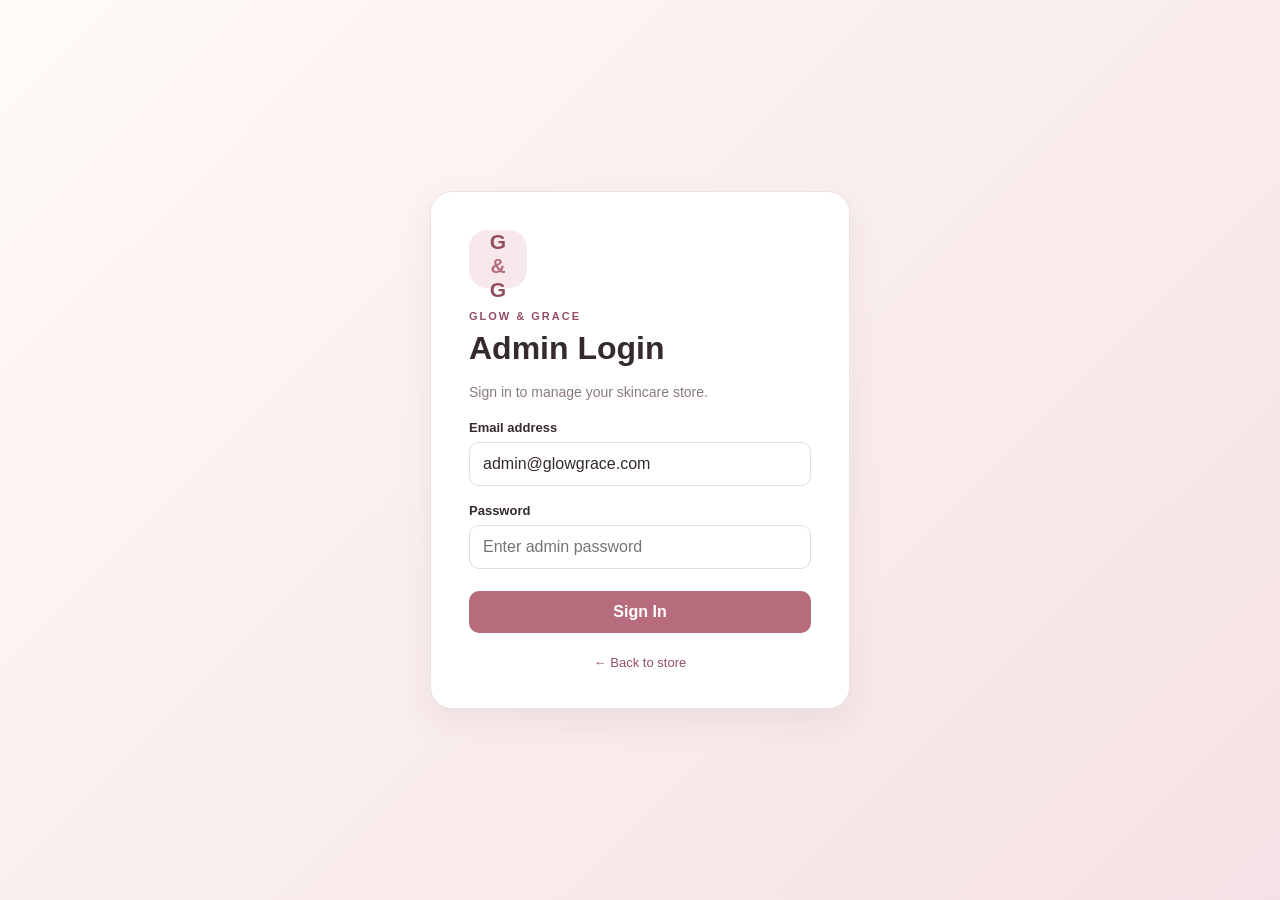
<file: admin.html>
<!DOCTYPE html>
<html lang="en">
<head>
    <meta charset="UTF-8">
    <meta name="viewport" content="width=device-width, initial-scale=1.0">
    <title>Admin Dashboard | Glow & Grace</title>
    <link rel="stylesheet" href="admin.css">
    <script src="admin.js" defer></script>
</head>
<body>
    <div id="loginScreen" class="login-screen">
        <form id="adminLoginForm" class="login-card">
            <div class="logo">G<span>&</span>G</div>
            <p class="eyebrow">GLOW & GRACE</p>
            <h1>Admin Login</h1>
            <p class="muted">Sign in to manage your skincare store.</p>

            <label for="adminEmail">Email address</label>
            <input id="adminEmail" type="email" required
                   value="admin@glowgrace.com" autocomplete="username">

            <label for="adminPassword">Password</label>
            <input id="adminPassword" type="password" required
                   placeholder="Enter admin password"
                   autocomplete="current-password">

            <button class="primary-btn" type="submit">Sign In</button>
            <p id="loginMessage" class="message" role="status"></p>
            <a href="index.html" class="back-link">← Back to store</a>
        </form>
    </div>

    <div id="dashboardScreen" class="dashboard hidden">
        <aside class="sidebar">
            <a href="admin.html" class="brand">GLOW <span>&</span> GRACE</a>
            <p class="sidebar-label">ADMINISTRATION</p>
            <a class="nav-link active" href="#overview">▦ &nbsp; Overview</a>
            <a class="nav-link" href="#productsSection">♧ &nbsp; Products</a>
            <a class="nav-link" href="orders.html">♡ &nbsp; Customer Orders</a>
            <a class="nav-link" href="index.html">↗ &nbsp; View Store</a>
            <button id="logoutButton" class="logout-btn">↪ &nbsp; Log Out</button>
        </aside>

        <main class="main-content">
            <header class="topbar">
                <div>
                    <p class="eyebrow">YOUR STORE AT A GLANCE</p>
                    <h1>Admin Dashboard</h1>
                </div>
                <span class="admin-pill">● Admin</span>
            </header>

            <p id="dashboardMessage" class="message" role="status"></p>

            <section id="overview" class="stats-grid">
                <article class="stat-card">
                    <span class="stat-icon">♧</span>
                    <p>Total Products</p>
                    <h2 id="statProducts">—</h2>
                </article>
                <article class="stat-card">
                    <span class="stat-icon">▤</span>
                    <p>Total Orders</p>
                    <h2 id="statOrders">—</h2>
                </article>
                <article class="stat-card">
                    <span class="stat-icon">₹</span>
                    <p>Total Order Value</p>
                    <h2 id="statSales">—</h2>
                </article>
                <article class="stat-card">
                    <span class="stat-icon">▥</span>
                    <p>Units in Stock</p>
                    <h2 id="statStock">—</h2>
                </article>
            </section>

            <section id="productsSection" class="panel">
                <div class="section-heading">
                    <div>
                        <p class="eyebrow">YOUR CATALOGUE</p>
                        <h2>Product Management</h2>
                    </div>
                    <button id="addProductButton" class="primary-btn">
                        + Add Product
                    </button>
                </div>

                <div class="table-wrap">
                    <table>
                        <thead>
                            <tr>
                                <th>Product</th>
                                <th>Category</th>
                                <th>Price</th>
                                <th>Stock</th>
                                <th>Actions</th>
                            </tr>
                        </thead>
                        <tbody id="productsTableBody">
                            <tr><td colspan="5">Loading products...</td></tr>
                        </tbody>
                    </table>
                </div>
            </section>
        </main>
    </div>

    <div id="productModal" class="modal hidden">
        <form id="productForm" class="product-form">
            <div class="modal-heading">
                <div>
                    <p class="eyebrow">PRODUCT CATALOGUE</p>
                    <h2 id="formTitle">Add Product</h2>
                </div>
                <button type="button" id="closeProductModal"
                        class="close-btn" aria-label="Close">×</button>
            </div>

            <input type="hidden" id="productId">

            <label for="productName">Product name</label>
            <input id="productName" maxlength="200" required>

            <label for="productCategory">Category</label>
            <select id="productCategory" required>
                <option value="Serums">Serums</option>
                <option value="Face Wash">Face Wash</option>
                <option value="Moisturizers">Moisturizers</option>
                <option value="Sunscreens">Sunscreens</option>
                <option value="Masks">Masks</option>
                <option value="Other">Other</option>
            </select>

            <div class="form-row">
                <div>
                    <label for="productPrice">Price (₹)</label>
                    <input id="productPrice" type="number" min="0"
                           step="0.01" required>
                </div>
                <div>
                    <label for="productStock">Stock quantity</label>
                    <input id="productStock" type="number" min="0"
                           step="1" required>
                </div>
            </div>

            <label for="productImage">Image URL (optional)</label>
            <input id="productImage" type="url"
                   placeholder="https://example.com/product.jpg">

            <label for="productDescription">Description</label>
            <textarea id="productDescription" rows="3"
                      placeholder="Describe the skincare product"></textarea>

            <p id="productFormMessage" class="message" role="status"></p>
            <button type="submit" class="primary-btn" id="saveProductButton">
                Save Product
            </button>
        </form>
    </div>
</body>
</html>
</file>
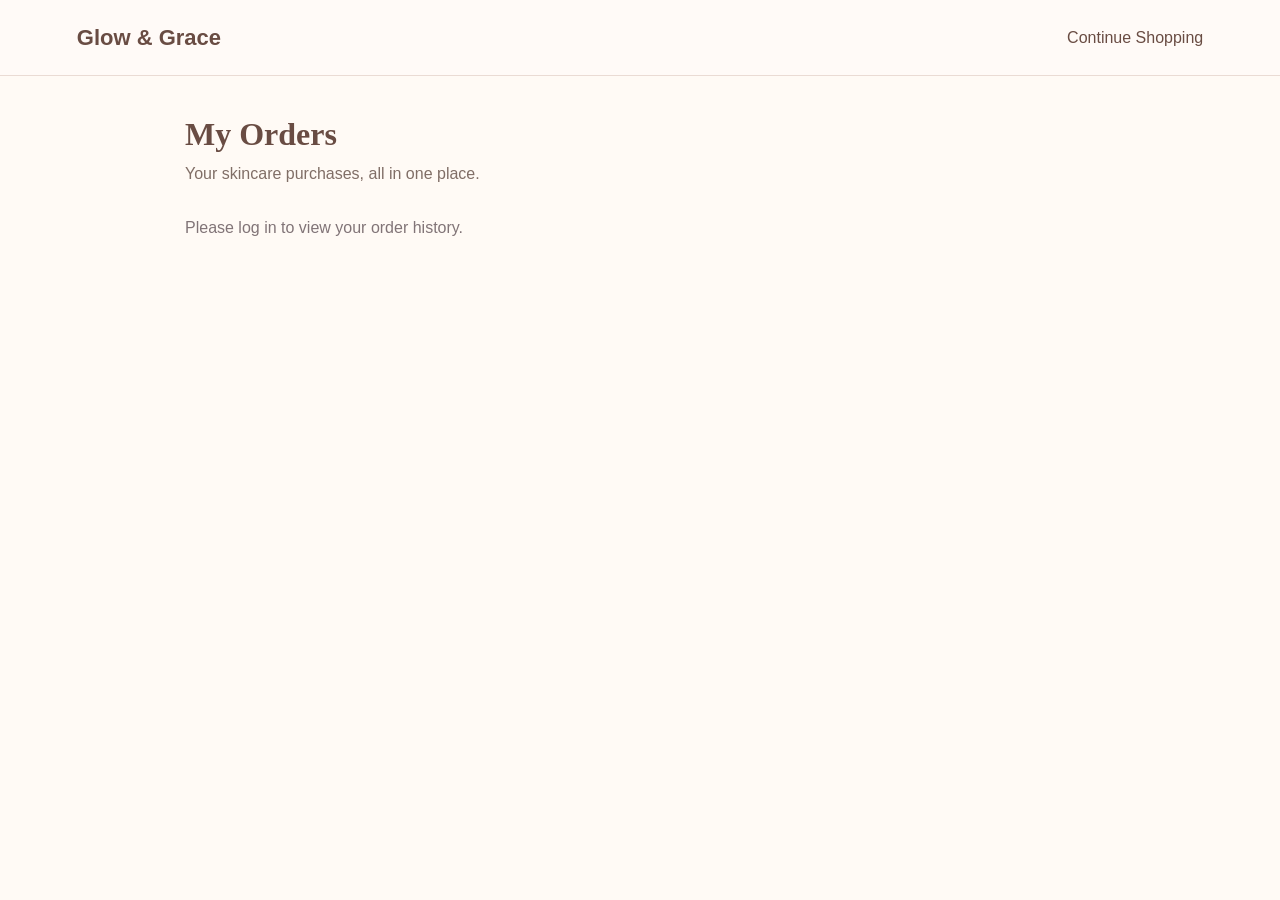
<file: orders.html>
<!DOCTYPE html>
<html lang="en">
<head>
    <meta charset="UTF-8">
    <meta name="viewport" content="width=device-width, initial-scale=1.0">
    <title>My Orders | Glow & Grace</title>
    <link rel="stylesheet" href="style.css">
    <link rel="icon" href="data:,">
</head>
<body>
    <header class="orders-header">
        <a class="orders-brand" href="index.html">Glow & Grace</a>
        <nav>
            <a href="index.html">Continue Shopping</a>
        </nav>
    </header>

    <main class="orders-main">
        <h1>My Orders</h1>
        <p class="orders-subtitle">
            Your skincare purchases, all in one place.
        </p>

        <p id="ordersMessage" role="status" aria-live="polite">
            Loading your orders...
        </p>

        <section id="ordersList" aria-label="Order history"></section>
    </main>

    <script src="orders.js"></script>
</body>
</html>
</file>
<file: admin.css>
:root {
    --rose: #b66c7c;
    --rose-dark: #934e60;
    --pink: #f7e9eb;
    --cream: #fffaf7;
    --ink: #352a2c;
    --muted: #897b7d;
    --border: #eee1e2;
    --white: #ffffff;
    --shadow: 0 12px 35px rgba(75, 37, 45, 0.07);
}

* { box-sizing: border-box; }

body {
    margin: 0;
    font-family: "Segoe UI", Arial, sans-serif;
    background: var(--cream);
    color: var(--ink);
}

button, input, select, textarea { font: inherit; }
button { cursor: pointer; }
a { color: inherit; text-decoration: none; }
.hidden { display: none !important; }

.login-screen {
    min-height: 100vh;
    display: grid;
    place-items: center;
    padding: 24px;
    background: linear-gradient(135deg, #fffaf7, #f5e1e5);
}

.login-card {
    width: min(100%, 420px);
    padding: 38px;
    background: white;
    border: 1px solid var(--border);
    border-radius: 22px;
    box-shadow: var(--shadow);
}

.logo {
    width: 58px;
    height: 58px;
    display: grid;
    place-items: center;
    border-radius: 18px;
    background: var(--pink);
    color: var(--rose-dark);
    font-size: 21px;
    font-weight: 800;
}

.logo span, .brand span { color: var(--rose); }

.eyebrow {
    margin: 0 0 8px;
    color: var(--rose-dark);
    font-size: 11px;
    font-weight: 800;
    letter-spacing: 2px;
}

.login-card .eyebrow { margin-top: 22px; }
.login-card h1, .topbar h1 { margin: 0 0 8px; }
.muted { color: var(--muted); font-size: 14px; line-height: 1.6; }

label {
    display: block;
    margin: 17px 0 7px;
    font-size: 13px;
    font-weight: 650;
}

input, select, textarea {
    width: 100%;
    padding: 12px 13px;
    border: 1px solid #e6d9db;
    border-radius: 10px;
    background: white;
    color: var(--ink);
    outline: none;
}

input:focus, select:focus, textarea:focus {
    border-color: var(--rose);
    box-shadow: 0 0 0 3px rgba(182, 108, 124, 0.12);
}

.primary-btn {
    padding: 12px 18px;
    border: 0;
    border-radius: 10px;
    background: var(--rose);
    color: white;
    font-weight: 700;
    transition: background .2s, transform .2s;
}

.primary-btn:hover { background: var(--rose-dark); }
.primary-btn:disabled { opacity: .6; cursor: wait; }
.login-card .primary-btn { width: 100%; margin-top: 22px; }

.back-link {
    display: block;
    margin-top: 22px;
    text-align: center;
    color: var(--rose-dark);
    font-size: 13px;
}

.message { color: var(--rose-dark); font-size: 13px; }
.message:empty { display: none; }

.dashboard { min-height: 100vh; }
.sidebar {
    position: fixed;
    inset: 0 auto 0 0;
    width: 245px;
    padding: 32px 20px;
    display: flex;
    flex-direction: column;
    background: white;
    border-right: 1px solid var(--border);
}

.brand {
    margin: 5px 8px 45px;
    font-size: 17px;
    font-weight: 850;
    letter-spacing: 1.5px;
}

.sidebar-label {
    padding-left: 10px;
    color: #a99b9e;
    font-size: 10px;
    letter-spacing: 1.6px;
    font-weight: 800;
}

.nav-link {
    margin: 4px 0;
    padding: 13px 12px;
    border-radius: 10px;
    color: #75676a;
    font-size: 14px;
}

.nav-link:hover, .nav-link.active {
    background: var(--pink);
    color: var(--rose-dark);
}

.logout-btn {
    margin-top: auto;
    padding: 13px;
    border: 1px solid var(--border);
    border-radius: 10px;
    background: white;
    color: var(--rose-dark);
    text-align: left;
}

.main-content {
    max-width: 1600px;
    margin-left: 245px;
    padding: 38px;
}

.topbar, .section-heading {
    display: flex;
    justify-content: space-between;
    align-items: center;
    gap: 20px;
}

.topbar { margin-bottom: 30px; }
.topbar h1 { font-size: clamp(24px, 3vw, 34px); }
.admin-pill {
    padding: 10px 14px;
    border-radius: 25px;
    background: var(--pink);
    color: var(--rose-dark);
    font-size: 12px;
    font-weight: 700;
}

.stats-grid {
    display: grid;
    grid-template-columns: repeat(4, minmax(0, 1fr));
    gap: 17px;
    margin-bottom: 30px;
}

.stat-card, .panel {
    border: 1px solid var(--border);
    border-radius: 17px;
    background: white;
    box-shadow: var(--shadow);
}

.stat-card { padding: 23px; }
.stat-icon {
    width: 38px;
    height: 38px;
    display: grid;
    place-items: center;
    border-radius: 12px;
    background: var(--pink);
    color: var(--rose-dark);
    font-size: 20px;
}

.stat-card p { color: var(--muted); font-size: 13px; }
.stat-card h2 { margin: 10px 0 0; font-size: 27px; }

.panel { padding: 25px; }
.section-heading { margin-bottom: 22px; }
.section-heading h2 { margin: 0; font-size: 22px; }

.table-wrap { overflow-x: auto; }
table { width: 100%; border-collapse: collapse; text-align: left; }
th {
    padding: 14px 12px;
    background: #fcf7f6;
    color: #7d6e70;
    font-size: 12px;
    font-weight: 750;
}
td {
    padding: 16px 12px;
    border-bottom: 1px solid #f1e8e8;
    font-size: 13px;
}
.product-name { font-weight: 700; }
.product-sub { margin-top: 5px; color: var(--muted); font-size: 11px; }
.stock-badge {
    display: inline-block;
    padding: 5px 9px;
    border-radius: 20px;
    background: #e8f5e9;
    color: #387747;
    font-size: 11px;
}
.stock-badge.low { background: #fff0d9; color: #95611d; }

.action-btn {
    margin: 2px;
    padding: 7px 9px;
    border: 1px solid var(--border);
    border-radius: 7px;
    background: white;
    color: var(--rose-dark);
    font-size: 11px;
}
.action-btn.delete { color: #b53c4b; }
.action-btn:hover { background: var(--pink); }

.modal {
    position: fixed;
    inset: 0;
    z-index: 10;
    display: grid;
    place-items: center;
    overflow-y: auto;
    padding: 20px;
    background: rgba(42, 26, 30, .48);
}

.product-form {
    width: min(100%, 540px);
    max-height: 92vh;
    overflow-y: auto;
    padding: 28px;
    border-radius: 18px;
    background: white;
    box-shadow: 0 20px 80px #0002;
}

.modal-heading {
    display: flex;
    justify-content: space-between;
    align-items: center;
    gap: 20px;
}
.modal-heading h2 { margin: 0; }
.close-btn {
    width: 36px;
    height: 36px;
    border: 0;
    border-radius: 50%;
    background: var(--pink);
    color: var(--rose-dark);
    font-size: 25px;
}
.form-row {
    display: grid;
    grid-template-columns: 1fr 1fr;
    gap: 14px;
}
.product-form > .primary-btn { width: 100%; margin-top: 12px; }

@media (max-width: 1100px) {
    .stats-grid { grid-template-columns: repeat(2, minmax(0, 1fr)); }
    .main-content { padding: 25px; }
}

@media (max-width: 700px) {
    .sidebar {
        position: static;
        width: auto;
        padding: 15px;
        display: flex;
        flex-direction: row;
        align-items: center;
        flex-wrap: wrap;
        gap: 8px;
    }
    .brand { margin: 5px 10px; width: 100%; }
    .sidebar-label { display: none; }
    .nav-link { padding: 10px; font-size: 12px; }
    .logout-btn { margin: 0; padding: 10px; }
    .main-content { margin-left: 0; padding: 17px; }
    .stats-grid { grid-template-columns: 1fr 1fr; gap: 10px; }
    .stat-card { padding: 15px; }
    .stat-card h2 { font-size: 22px; }
    .panel { padding: 15px; }
    .section-heading { align-items: flex-start; }
    .section-heading h2 { font-size: 18px; }
    .section-heading .primary-btn { padding: 10px; font-size: 12px; }
    .login-card { padding: 26px; }
}
</file>
<file: style.css>
/* ========================================
   GLOW & GRACE — SKINCARE STORE
======================================== */

:root {
    --pink: #e8a5ad;
    --pink-dark: #bd6978;
    --pink-light: #f8e8e9;
    --cream: #fffaf5;
    --white: #ffffff;
    --text: #352b2d;
    --muted: #817477;
    --border: #eee2df;
    --green: #657b5b;
    --shadow: 0 12px 35px rgba(75, 43, 47, 0.08);
}

* {
    margin: 0;
    padding: 0;
    box-sizing: border-box;
}

html {
    scroll-behavior: smooth;
    scroll-padding-top: 90px;
}

body {
    font-family: "DM Sans", sans-serif;
    background: var(--cream);
    color: var(--text);
    line-height: 1.6;
}

button,
input,
select,
textarea {
    font: inherit;
}

button,
a {
    -webkit-tap-highlight-color: transparent;
}

a {
    color: inherit;
    text-decoration: none;
}

button {
    cursor: pointer;
}

img {
    display: block;
    width: 100%;
    object-fit: cover;
}

[hidden] {
    display: none !important;
}

/* Announcement */

.announcement-bar {
    background: var(--pink-light);
    color: var(--text);
    text-align: center;
    padding: 9px 15px;
    font-size: 12px;
    letter-spacing: 1px;
}

/* Navigation */

.navbar {
    min-height: 78px;
    padding: 15px 6%;
    display: flex;
    justify-content: space-between;
    align-items: center;
    gap: 25px;
    background: rgba(255, 250, 245, 0.96);
    border-bottom: 1px solid var(--border);
    position: sticky;
    top: 0;
    z-index: 20;
}

.logo {
    font-family: "Playfair Display", serif;
    font-size: 28px;
    font-weight: 700;
    white-space: nowrap;
}

.logo span {
    color: var(--pink-dark);
}

.nav-links {
    display: flex;
    align-items: center;
    gap: 30px;
}

.nav-links a {
    font-size: 13px;
    color: var(--muted);
    transition: color 0.2s;
}

.nav-links a:hover,
.footer-links a:hover {
    color: var(--pink-dark);
}

.icon-button {
    background: transparent;
    border: 1px solid var(--border);
    border-radius: 30px;
    padding: 10px 17px;
    color: var(--text);
    font-size: 13px;
}

.icon-button:hover {
    background: var(--pink-light);
}

/* Common */

.section {
    padding: 75px 7%;
}

.eyebrow {
    display: inline-block;
    font-size: 10px;
    letter-spacing: 2px;
    font-weight: 700;
    color: var(--pink-dark);
    margin-bottom: 15px;
}

h1,
h2,
h3 {
    font-family: "Playfair Display", serif;
    font-weight: 600;
    line-height: 1.15;
}

h2 {
    font-size: clamp(28px, 3.5vw, 42px);
}

p {
    color: var(--muted);
}

.btn {
    display: inline-block;
    background: var(--text);
    color: var(--white);
    border: 1px solid var(--text);
    border-radius: 3px;
    padding: 14px 24px;
    font-size: 12px;
    font-weight: 600;
    text-align: center;
    transition: background 0.2s, transform 0.2s;
}

.btn:hover {
    background: var(--pink-dark);
    border-color: var(--pink-dark);
    transform: translateY(-2px);
}

/* Hero */

.hero {
    display: grid;
    grid-template-columns: 1fr 0.9fr;
    align-items: center;
    gap: 7%;
    padding: 65px 8% 75px;
    min-height: 510px;
    background: #fbf0ec;
}

.hero-content {
    max-width: 540px;
}

.hero h1 {
    font-size: clamp(44px, 5.5vw, 70px);
    margin-bottom: 22px;
    letter-spacing: -1.5px;
}

.hero h1 span {
    color: var(--pink-dark);
    font-style: italic;
}

.hero-content > p {
    max-width: 440px;
    font-size: 14px;
    line-height: 1.9;
    margin-bottom: 27px;
}

.hero-note {
    margin-top: 24px;
    font-size: 11px;
    letter-spacing: 0.7px;
    color: var(--muted);
}

.hero-image {
    position: relative;
    height: 410px;
    border-radius: 160px 160px 5px 5px;
    overflow: hidden;
    background: var(--pink-light);
}

.hero-image img {
    height: 100%;
    transition: transform 0.6s;
}

.hero-image:hover img {
    transform: scale(1.04);
}

.hero-image-label {
    position: absolute;
    bottom: 18px;
    left: 18px;
    right: 18px;
    padding: 17px 20px;
    background: rgba(255, 250, 245, 0.92);
    display: flex;
    justify-content: space-between;
    align-items: center;
    gap: 10px;
}

.hero-image-label span {
    font-size: 9px;
    letter-spacing: 1.5px;
}

.hero-image-label strong {
    font-family: "Playfair Display", serif;
    font-size: 16px;
}

/* Benefits */

.benefits {
    display: grid;
    grid-template-columns: repeat(3, 1fr);
    background: var(--white);
    border-bottom: 1px solid var(--border);
    padding: 22px 7%;
    gap: 20px;
}

.benefits > div {
    display: flex;
    justify-content: center;
    align-items: center;
    gap: 12px;
}

.benefits span {
    color: var(--pink-dark);
    font-size: 11px;
    font-weight: 700;
}

.benefits p {
    font-size: 12px;
    color: var(--text);
}

/* Section headings */

.section-heading {
    display: flex;
    justify-content: space-between;
    align-items: end;
    gap: 25px;
    margin-bottom: 30px;
}

.section-heading > p {
    font-size: 13px;
    max-width: 270px;
}

.section-heading h2 {
    margin-bottom: 8px;
}

.product-heading {
    align-items: end;
}

#productCount {
    font-size: 12px;
    margin-top: 8px;
}

/* Categories */

.categories {
    padding-bottom: 30px;
}

.category-list {
    display: flex;
    flex-wrap: wrap;
    gap: 10px;
}

.category-btn {
    border: 1px solid var(--border);
    background: var(--white);
    color: var(--muted);
    padding: 11px 19px;
    border-radius: 30px;
    font-size: 12px;
    transition: all 0.2s;
}

.category-btn:hover,
.category-btn.active {
    background: var(--text);
    border-color: var(--text);
    color: var(--white);
}

/* Search and sorting */

.product-controls {
    display: flex;
    gap: 10px;
}

.product-controls input,
.product-controls select {
    min-height: 43px;
    max-width: 100%;
    border: 1px solid var(--border);
    border-radius: 3px;
    padding: 10px 12px;
    background: var(--white);
    color: var(--text);
    font-size: 12px;
    outline: none;
}

.product-controls input {
    width: 190px;
}

.product-controls input:focus,
.product-controls select:focus,
.checkout-modal input:focus,
.checkout-modal textarea:focus {
    border-color: var(--pink-dark);
}

/* Product grid */

.product-grid {
    display: grid;
    grid-template-columns: repeat(4, minmax(0, 1fr));
    gap: 25px 18px;
}

.product-card {
    min-width: 0;
    background: var(--white);
    border: 1px solid #f0e8e4;
    border-radius: 4px;
    overflow: hidden;
    transition: transform 0.25s, box-shadow 0.25s;
}

.product-card:hover {
    transform: translateY(-5px);
    box-shadow: var(--shadow);
}

.product-image {
    height: 255px;
    position: relative;
    overflow: hidden;
    background: #f7eae7;
}

.product-image img {
    height: 100%;
    transition: transform 0.4s;
}

.product-card:hover .product-image img {
    transform: scale(1.05);
}

.product-tag {
    position: absolute;
    top: 12px;
    left: 12px;
    background: var(--pink-light);
    color: var(--pink-dark);
    font-size: 9px;
    font-weight: 700;
    letter-spacing: 0.7px;
    padding: 6px 9px;
}

.product-info {
    padding: 16px;
}

.product-info h3 {
    font-family: "DM Sans", sans-serif;
    font-size: 13px;
    font-weight: 600;
    margin-bottom: 5px;
    line-height: 1.5;
}

.product-info p {
    font-size: 11px;
    margin-bottom: 10px;
}

.product-price {
    font-size: 15px;
    font-weight: 700;
    color: var(--text);
    margin-bottom: 13px;
}

.add-to-cart {
    width: 100%;
    padding: 11px;
    border: 1px solid var(--text);
    background: var(--white);
    color: var(--text);
    font-size: 11px;
    font-weight: 700;
    border-radius: 2px;
    transition: all 0.2s;
}

.add-to-cart:hover {
    background: var(--text);
    color: var(--white);
}

#emptyMessage {
    text-align: center;
    padding: 40px 10px;
}

/* Routine banner */

.routine-banner {
    margin: 20px 7% 75px;
    padding: 65px 7%;
    background: #f4e2de;
    min-height: 300px;
    display: flex;
    align-items: center;
}

.routine-content {
    max-width: 500px;
}

.routine-content h2 {
    font-size: clamp(34px, 4vw, 49px);
    margin-bottom: 15px;
}

.routine-content p {
    font-size: 13px;
    line-height: 1.8;
    max-width: 390px;
    margin-bottom: 22px;
}

/* About */

.about {
    display: grid;
    grid-template-columns: 1fr 1fr;
    align-items: center;
    gap: 8%;
    background: var(--white);
}

.about-image {
    height: 370px;
    overflow: hidden;
    background: var(--pink-light);
}

.about-image img {
    height: 100%;
}

.about-content h2 {
    margin-bottom: 20px;
}

.about-content h2 span {
    color: var(--pink-dark);
    font-style: italic;
}

.about-content p {
    font-size: 13px;
    line-height: 1.9;
    margin-bottom: 20px;
}

.text-link {
    color: var(--pink-dark);
    font-size: 12px;
    font-weight: 700;
}

/* Footer */

.footer {
    background: #f8eee8;
    padding: 45px 7% 25px;
    text-align: center;
}

.footer .logo {
    display: inline-block;
    margin-bottom: 12px;
}

.footer > p {
    font-size: 12px;
}

.footer-links {
    display: flex;
    justify-content: center;
    flex-wrap: wrap;
    gap: 24px;
    margin: 22px 0;
}

.footer-links a {
    font-size: 12px;
}

.copyright {
    padding-top: 20px;
    border-top: 1px solid var(--border);
}

/* Overlay */

.overlay {
    position: fixed;
    inset: 0;
    background: rgba(37, 24, 27, 0.4);
    z-index: 40;
    opacity: 0;
    visibility: hidden;
    transition: opacity 0.25s, visibility 0.25s;
}

.overlay.active {
    opacity: 1;
    visibility: visible;
}

/* Cart panel */

.cart-panel {
    position: fixed;
    top: 0;
    right: -450px;
    width: min(420px, 100%);
    height: 100dvh;
    background: var(--cream);
    z-index: 50;
    display: flex;
    flex-direction: column;
    transition: right 0.3s ease;
    box-shadow: var(--shadow);
}

.cart-panel.active {
    right: 0;
}

.cart-header,
.checkout-header {
    display: flex;
    justify-content: space-between;
    align-items: center;
    gap: 15px;
    padding: 22px;
    border-bottom: 1px solid var(--border);
}

.cart-header h2,
.checkout-header h2 {
    font-size: 24px;
}

.close-button {
    width: 35px;
    height: 35px;
    border: 1px solid var(--border);
    border-radius: 50%;
    background: var(--white);
    color: var(--text);
    font-size: 24px;
    line-height: 1;
}

.cart-items {
    padding: 20px;
    overflow-y: auto;
    flex: 1;
}

.cart-item {
    display: flex;
    align-items: center;
    gap: 14px;
    padding: 14px 0;
    border-bottom: 1px solid var(--border);
}

.cart-item img {
    width: 75px;
    height: 85px;
    object-fit: cover;
    border-radius: 3px;
}

.cart-item h3 {
    font-family: "DM Sans", sans-serif;
    font-size: 13px;
    margin-bottom: 5px;
}

.cart-item p {
    font-size: 12px;
}

.cart-item button {
    border: 1px solid var(--border);
    background: var(--white);
    padding: 3px 8px;
    margin: 7px 4px 0 0;
    border-radius: 2px;
}

.cart-footer {
    padding: 22px;
    border-top: 1px solid var(--border);
}

.subtotal-row,
.checkout-total {
    display: flex;
    justify-content: space-between;
    gap: 15px;
    align-items: center;
    margin-bottom: 13px;
}

.cart-footer > p {
    font-size: 11px;
    margin-bottom: 18px;
}

.checkout-btn {
    width: 100%;
}

/* Checkout modal */

.checkout-modal {
    position: fixed;
    top: 50%;
    left: 50%;
    transform: translate(-50%, -46%);
    width: min(500px, calc(100% - 30px));
    max-height: 90dvh;
    overflow-y: auto;
    background: var(--cream);
    z-index: 60;
    border-radius: 5px;
    box-shadow: var(--shadow);
    opacity: 0;
    visibility: hidden;
    transition: opacity 0.25s, transform 0.25s, visibility 0.25s;
}

.checkout-modal.active {
    opacity: 1;
    visibility: visible;
    transform: translate(-50%, -50%);
}

.checkout-modal form {
    padding: 22px;
}

.checkout-modal label {
    display: block;
    font-size: 12px;
    font-weight: 600;
    margin: 13px 0 6px;
}

.checkout-modal input,
.checkout-modal textarea {
    width: 100%;
    padding: 12px;
    border: 1px solid var(--border);
    border-radius: 3px;
    background: var(--white);
    color: var(--text);
    outline: none;
    resize: vertical;
}

.checkout-total {
    border-top: 1px solid var(--border);
    padding-top: 18px;
    margin-top: 20px;
}

#orderMessage {
    margin-top: 15px;
    font-size: 13px;
}

.demo-notice {
    font-size: 10px;
    line-height: 1.7;
    margin-top: 15px;
}

/* Responsive design */

@media (max-width: 1000px) {
    .navbar {
        padding-left: 4%;
        padding-right: 4%;
    }

    .nav-links {
        gap: 15px;
    }

    .hero {
        padding-left: 6%;
        padding-right: 6%;
        gap: 4%;
    }

    .product-grid {
        grid-template-columns: repeat(3, minmax(0, 1fr));
    }

    .product-image {
        height: 230px;
    }
}

@media (max-width: 700px) {
    .navbar {
        min-height: 70px;
        flex-wrap: wrap;
        gap: 12px;
    }

    .logo {
        font-size: 24px;
    }

    .nav-links {
        order: 3;
        width: 100%;
        justify-content: center;
        flex-wrap: wrap;
        gap: 18px;
    }

    .hero {
        grid-template-columns: 1fr;
        padding: 45px 6%;
    }

    .hero h1 {
        font-size: 49px;
    }

    .hero-image {
        height: 320px;
        max-width: 430px;
        width: 100%;
        margin: 10px auto 0;
        border-radius: 120px 120px 5px 5px;
    }

    .benefits {
        grid-template-columns: 1fr;
        gap: 14px;
        padding: 22px 6%;
    }

    .benefits > div {
        justify-content: flex-start;
    }

    .section {
        padding: 50px 5%;
    }

    .section-heading,
    .product-heading {
        align-items: flex-start;
        flex-direction: column;
    }

    .product-controls {
        width: 100%;
        flex-wrap: wrap;
    }

    .product-controls input {
        flex: 1;
        width: 140px;
    }

    .product-controls select {
        flex: 1;
        min-width: 140px;
    }

    .category-list {
        gap: 8px;
    }

    .category-btn {
        padding: 10px 13px;
    }

    .product-grid {
        grid-template-columns: repeat(2, minmax(0, 1fr));
        gap: 15px 10px;
    }

    .product-image {
        height: 190px;
    }

    .product-info {
        padding: 12px;
    }

    .product-info h3 {
        font-size: 12px;
    }

    .routine-banner {
        margin: 10px 5% 45px;
        padding: 40px 7%;
    }

    .about {
        grid-template-columns: 1fr;
        gap: 30px;
    }

    .about-image {
        height: 290px;
    }
}

@media (max-width: 380px) {
    .product-image {
        height: 155px;
    }

    .nav-links {
        gap: 12px;
    }

    .nav-links a {
        font-size: 11px;
    }
}


/* New skincare product details */

.product-category {
    text-transform: uppercase;
    letter-spacing: 1px;
    font-size: 10px !important;
}

.product-rating {
    display: flex;
    align-items: center;
    gap: 5px;
    margin: 9px 0;
    font-size: 11px;
}

.product-rating > span:first-child {
    color: #d69a43;
    font-size: 15px;
}

.review-count {
    color: #8a7d7d;
    font-size: 10px;
}

.product-price-row {
    display: flex;
    align-items: center;
    flex-wrap: wrap;
    gap: 8px;
    margin: 10px 0 14px;
}

.product-price-row .product-price {
    margin: 0;
}

.product-price-row del {
    font-size: 11px;
    color: #978b8b;
}

.discount-badge {
    position: absolute;
    bottom: 12px;
    right: 10px;
    padding: 5px 8px;
    background: #fff;
    color: #a95768;
    font-size: 10px;
    font-weight: 700;
    border-radius: 2px;
}

.product-image {
    position: relative;
}


/* Wishlist button on product cards */

.wishlist-btn {
    position: absolute;
    top: 10px;
    right: 10px;
    width: 35px;
    height: 35px;
    border: none;
    border-radius: 50%;
    background: rgba(255, 255, 255, 0.95);
    color: #bd6978;
    font-size: 22px;
    display: grid;
    place-items: center;
    cursor: pointer;
    z-index: 2;
    transition: transform 0.2s, background 0.2s;
}

.wishlist-btn:hover {
    transform: scale(1.1);
    background: #f8e8e9;
}

.wishlist-btn.active {
    background: #f8e8e9;
    color: #bd6978;
}

.nav-actions {
    display: flex;
    align-items: center;
    gap: 8px;
}

@media (max-width: 480px) {
    .nav-actions {
        gap: 5px;
    }

    .icon-button {
        padding: 8px 10px;
        font-size: 11px;
    }
}


/* LOGIN AND PRODUCT DETAILS MODALS */

.feature-modal {
    display: none;
    position: fixed;
    inset: 0;
    z-index: 1000;
    background: rgba(45, 30, 35, 0.55);
    align-items: center;
    justify-content: center;
    padding: 18px;
    overflow-y: auto;
}

.feature-modal.active {
    display: flex;
}

.feature-modal-content {
    position: relative;
    width: 100%;
    max-width: 440px;
    max-height: 90vh;
    overflow-y: auto;
    background: #fffaf7;
    color: #392b30;
    padding: 32px;
    border-radius: 18px;
    box-shadow: 0 20px 60px rgba(0, 0, 0, 0.18);
}

.feature-modal-content h2 {
    margin: 10px 0;
}

.feature-modal-content label {
    display: block;
    margin: 15px 0 6px;
    font-size: 14px;
    font-weight: 600;
}

.feature-modal-content input {
    box-sizing: border-box;
    width: 100%;
    padding: 12px;
    border: 1px solid #e4cfd2;
    border-radius: 8px;
    background: #fff;
    color: #392b30;
    font: inherit;
}

.feature-modal-content input:focus {
    outline: 2px solid #c98291;
    outline-offset: 2px;
}

.modal-close {
    position: absolute;
    top: 10px;
    right: 15px;
    border: 0;
    background: transparent;
    color: #392b30;
    font-size: 28px;
    cursor: pointer;
}

.auth-tabs {
    display: flex;
    gap: 10px;
    margin: 22px 0;
}

.auth-tab {
    flex: 1;
    padding: 10px;
    border: 1px solid #e4cfd2;
    border-radius: 8px;
    background: #fff;
    color: #392b30;
    cursor: pointer;
}

.auth-tab.active {
    background: #f3dfe2;
    border-color: #c98291;
}

.primary-button,
.details-add-button {
    width: 100%;
    margin-top: 20px;
    padding: 13px;
    border: 0;
    border-radius: 8px;
    background: #bd7887;
    color: #fff;
    font: inherit;
    font-weight: 600;
    cursor: pointer;
}

.primary-button:hover,
.details-add-button:hover {
    background: #a75f70;
}

.demo-note {
    margin-top: 18px;
    color: #796b70;
    font-size: 12px;
}

#authMessage {
    margin-top: 15px;
    line-height: 1.5;
}

[hidden] {
    display: none !important;
}

/* PRODUCT DETAILS */

.product-details-content {
    max-width: 760px;
}

.product-details-layout {
    display: grid;
    grid-template-columns: 1fr 1fr;
    gap: 26px;
    align-items: start;
}

.details-image {
    width: 100%;
    aspect-ratio: 4 / 5;
    object-fit: cover;
    border-radius: 12px;
    background: #f7e9e8;
}

.details-category {
    color: #a75f70;
    font-size: 13px;
    text-transform: uppercase;
    letter-spacing: 1px;
}

.details-price {
    font-size: 23px;
    font-weight: 700;
}

.details-old-price {
    margin-left: 8px;
    color: #887c80;
}

.details-rating {
    color: #9c7040;
}

.details-section {
    margin-top: 20px;
    line-height: 1.7;
}

.details-section h3 {
    margin-bottom: 5px;
    font-size: 16px;
}

.details-quantity {
    width: 90px !important;
    margin-top: 8px;
}

.product-details-layout ul {
    padding-left: 20px;
}

@media (max-width: 600px) {
    .feature-modal-content {
        padding: 25px 20px;
    }

    .product-details-layout {
        grid-template-columns: 1fr;
    }

    .details-image {
        max-height: 260px;
    }

    #loginButton {
        font-size: 12px;
        padding: 8px;
    }
}
.view-details-btn {
    width: 100%;
    margin-top: 8px;
    padding: 11px;
    border: 1px solid #bd7887;
    border-radius: 8px;
    background: transparent;
    color: #a75f70;
    font: inherit;
    cursor: pointer;
}

.view-details-btn:hover {
    background: #f8e8e9;
}

/* Login and signup validation messages */
#authMessage {
    margin-top: 14px;
    padding: 0;
    font-size: 14px;
    line-height: 1.5;
    overflow-wrap: anywhere;
}

#authMessage:empty {
    display: none;
}

#authMessage.auth-success {
    color: #247343;
    background: #edf8ef;
    padding: 10px 12px;
    border-radius: 8px;
}

#authMessage.auth-error {
    color: #b42318;
    background: #fff0ee;
    padding: 10px 12px;
    border-radius: 8px;
}

#loginForm input,
#registerForm input {
    width: 100%;
    box-sizing: border-box;
}

#loginForm input:focus,
#registerForm input:focus {
    outline: 2px solid #bd8b9b;
    outline-offset: 1px;
}

#authMessage.success {
    color: #237a45;
}

#authMessage.error {
    color: #c62828;
}

#loginForm button:disabled,
#registerForm button:disabled {
    opacity: 0.65;
    cursor: wait;
}
#authModal.active {
    display: flex;
    visibility: visible;
    opacity: 1;
    z-index: 9999;
}

/* Fix Login and Signup form switching */
#loginForm,
#registerForm {
    display: none;
}

#loginForm.active,
#registerForm.active {
    display: block;
}

/* Keep the authentication modal visible */
#authModal.active {
    visibility: visible;
    opacity: 1;
    z-index: 9999;
}

/* =========================================
   FIX LOGIN & SIGNUP INPUT FIELDS
   ========================================= */

#authModal .feature-modal-content {
    background: #fff;
    color: #333;
    position: relative;
    z-index: 2;
}

#authModal #loginForm,
#authModal #registerForm {
    display: flex;
    flex-direction: column;
    gap: 10px;
    width: 100%;
    margin-top: 20px;
}

/* Hide the inactive form */
#authModal #loginForm[hidden],
#authModal #registerForm[hidden] {
    display: none !important;
}

#authModal label {
    display: block;
    color: #333;
    font-size: 14px;
    font-weight: 600;
    margin-top: 5px;
}

#authModal input[type="text"],
#authModal input[type="email"],
#authModal input[type="password"] {
    display: block;
    width: 100%;
    box-sizing: border-box;
    min-height: 44px;
    padding: 12px 14px;
    border: 1px solid #d8c9ce;
    border-radius: 8px;
    background: #fff;
    color: #333;
    font-size: 15px;
    opacity: 1;
    visibility: visible;
}

#authModal input::placeholder {
    color: #888;
    opacity: 1;
}

#authModal input:focus {
    outline: 2px solid #b87991;
    outline-offset: 1px;
    border-color: #b87991;
}

#authModal .primary-button {
    display: block;
    width: 100%;
    min-height: 44px;
    margin-top: 12px;
    border: none;
    border-radius: 8px;
    background: #9d647b;
    color: #fff;
    font-size: 15px;
    cursor: pointer;
}

#authModal .auth-tabs {
    display: flex;
    gap: 10px;
    margin-top: 20px;
}

#authModal .auth-tab {
    flex: 1;
    padding: 10px;
    border: 1px solid #d8c9ce;
    border-radius: 8px;
    background: #fff;
    color: #684454;
    cursor: pointer;
}

#authModal .auth-tab.active {
    background: #9d647b;
    color: #fff;
}

#authModal #authMessage {
    color: #684454;
    font-size: 14px;
    overflow-wrap: anywhere;
}

#authModal .demo-note {
    color: #777;
    font-size: 12px;
}
/* Elegant close button for Login / Signup popup */
#authModal #closeAuthModal {
    position: absolute;
    top: 16px;
    right: 18px;

    width: 34px;
    height: 34px;
    padding: 0;

    display: flex;
    align-items: center;
    justify-content: center;

    background: transparent;
    border: none;
    border-radius: 50%;

    color: #9d647b;
    font-size: 27px;
    font-weight: 300;
    line-height: 1;

    cursor: pointer;
    box-shadow: none;
    transition: background-color 0.25s ease,
                color 0.25s ease;
}

/* Soft rose hover effect */
#authModal #closeAuthModal:hover {
    background: #f7edf1;
    color: #704254;
}

/* Keyboard accessibility */
#authModal #closeAuthModal:focus-visible {
    outline: 2px solid #9d647b;
    outline-offset: 2px;
}

/* Account welcome and logout controls */

.account-actions {
    display: flex;
    align-items: center;
    gap: 10px;
}

#welcomeUser {
    color: #6d5149;
    font-size: 14px;
    font-weight: 600;
}

#logoutButton {
    border: 1px solid #c9aaa0;
    border-radius: 22px;
    padding: 9px 15px;
    cursor: pointer;
    background: transparent;
    color: #6d5149;
    font: inherit;
    transition: background 0.2s ease;
}

#logoutButton:hover {
    background: #f5e8e3;
}

[hidden] {
    display: none !important;
}

/* GLOW & GRACE — MY ORDERS PAGE */

.orders-header {
    display: flex;
    justify-content: space-between;
    align-items: center;
    gap: 16px;
    padding: 20px 6%;
    background: #fffaf7;
    border-bottom: 1px solid #eadbd4;
}

.orders-brand {
    font-size: 22px;
    font-weight: 700;
    color: #694c43;
    text-decoration: none;
}

.orders-header nav a {
    color: #694c43;
    text-decoration: none;
}

.orders-main {
    max-width: 950px;
    margin: 0 auto;
    padding: 40px 20px 70px;
}

.orders-main h1 {
    color: #694c43;
    margin-bottom: 8px;
}

.orders-subtitle {
    color: #806e66;
    margin-bottom: 28px;
}

.order-card {
    background: #fff;
    border: 1px solid #eadbd4;
    border-radius: 16px;
    padding: 22px;
    margin: 18px 0;
    box-shadow: 0 5px 20px rgba(90, 60, 45, 0.05);
}

.order-card-header {
    display: flex;
    flex-wrap: wrap;
    justify-content: space-between;
    gap: 12px;
    border-bottom: 1px solid #eee2dc;
    padding-bottom: 16px;
    margin-bottom: 14px;
}

.order-card h2 {
    color: #694c43;
    font-size: 18px;
    margin: 0 0 8px;
}

.order-status {
    display: inline-block;
    border-radius: 20px;
    padding: 6px 12px;
    background: #e8f4e8;
    color: #286238;
    font-size: 13px;
    font-weight: 600;
}

.order-item {
    display: flex;
    justify-content: space-between;
    gap: 16px;
    padding: 12px 0;
    border-bottom: 1px solid #f1e8e3;
}

.order-item-name {
    color: #493a34;
    font-weight: 500;
}

.order-item-detail {
    color: #806e66;
    font-size: 14px;
    margin-top: 5px;
}

.order-total {
    text-align: right;
    color: #694c43;
    font-size: 18px;
    font-weight: 700;
    margin-top: 18px;
}

.orders-empty {
    background: #fffaf7;
    padding: 28px;
    border-radius: 14px;
    text-align: center;
    color: #806e66;
}

@media (max-width: 600px) {
    .orders-header {
        padding: 16px;
    }

    .orders-brand {
        font-size: 19px;
    }

    .orders-main {
        padding: 28px 14px;
    }

    .order-card {
        padding: 16px;
    }
}
</file>
